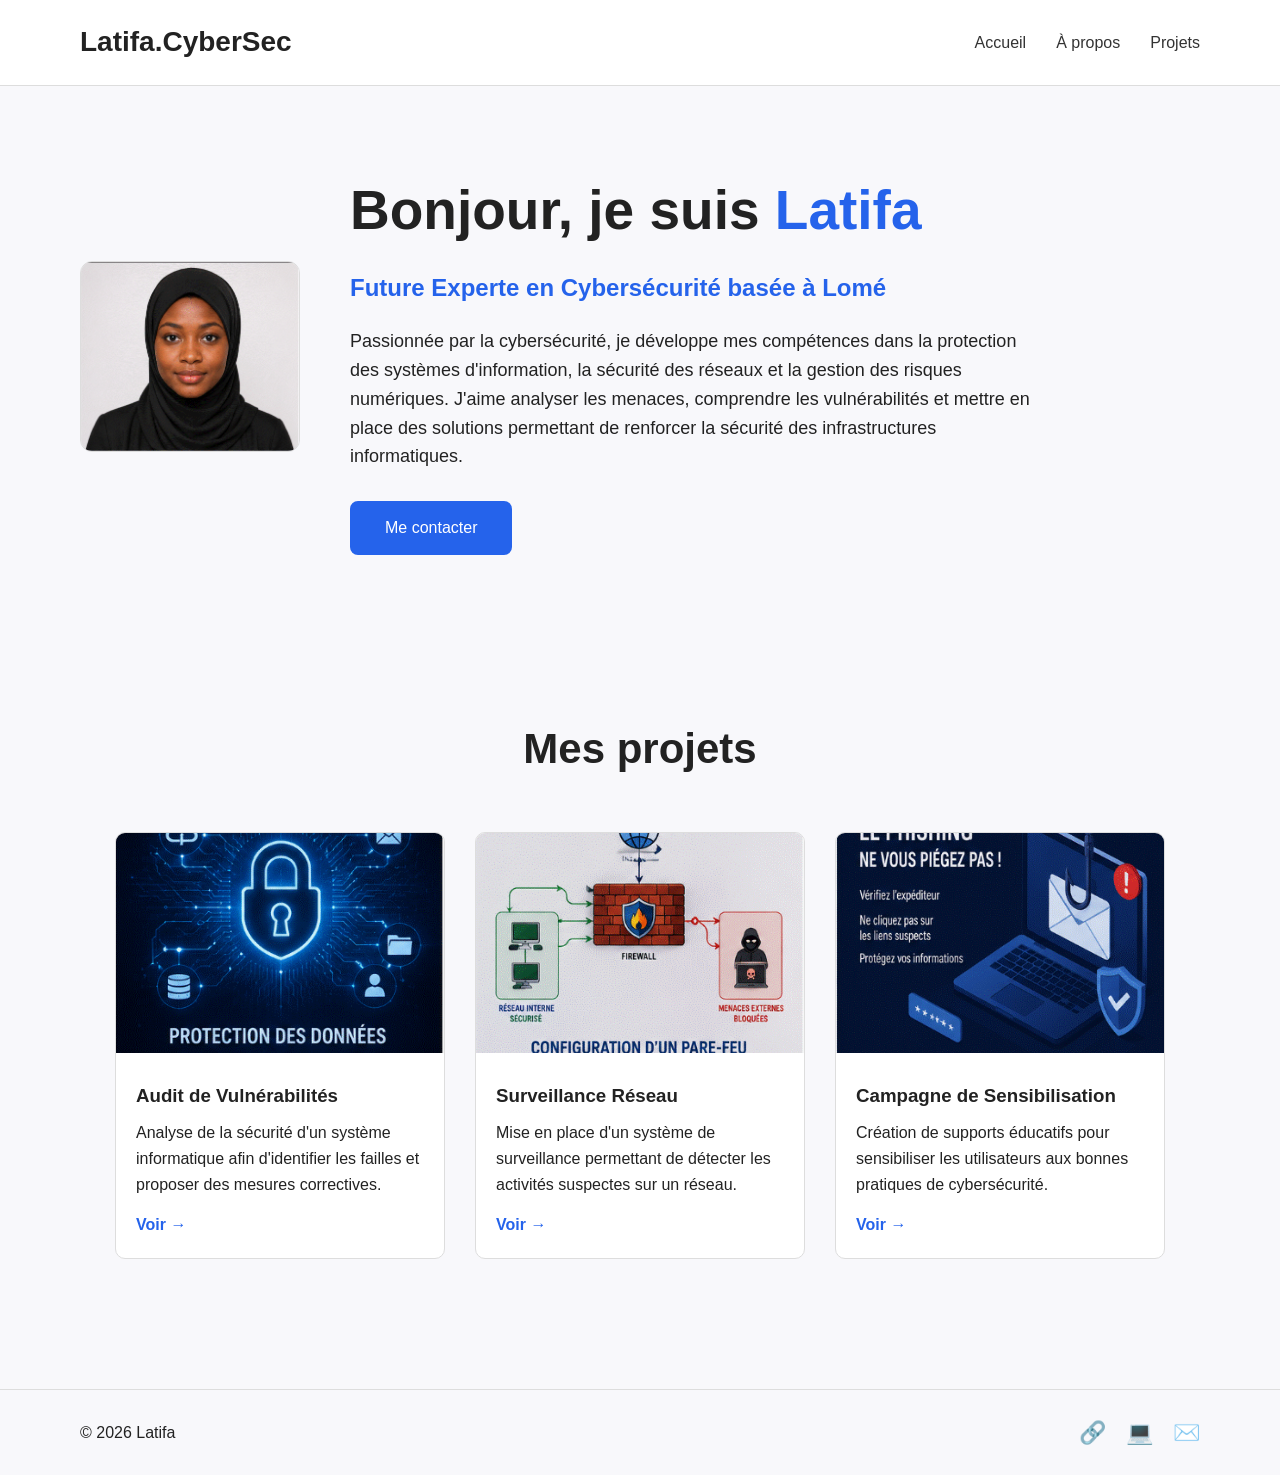
<file: index.html>
<!DOCTYPE html>
<html lang="fr">
<head>
    <meta charset="UTF-8">
    <meta name="viewport" content="width=device-width, initial-scale=1.0">
    <title>Mon Portfolio</title>
    <link rel="stylesheet" href="style.css">
</head>
<body>

    <!-- ===== HEADER ===== -->
    <header>
        <div class="logo">Latifa.CyberSec</div>

        <nav>
            <ul>
                <li><a href="#accueil">Accueil</a></li>
                <li><a href="#apropos">À propos</a></li>
                <li><a href="#projets">Projets</a></li>
            </ul>
        </nav>
    </header>

    <!-- ===== SECTION ACCUEIL ===== -->
    <section id="accueil" class="hero">

        <div class="photo">
            <img src="images/image.gif" alt="Ma photo">
        </div>

        <div class="hero-text">
           <h1>Bonjour, je suis <span>Latifa</span></h1>

            <h2>Future Experte en Cybersécurité basée à Lomé</h2>

            <p>
                Passionnée par la cybersécurité, je développe mes compétences dans
                la protection des systèmes d'information, la sécurité des réseaux
                et la gestion des risques numériques. J'aime analyser les menaces,
                comprendre les vulnérabilités et mettre en place des solutions
                permettant de renforcer la sécurité des infrastructures informatiques.
            </p>

            <a href="#contact" class="btn">
                Me contacter
            </a>
        </div>

    </section>

    <!-- ===== PROJETS ===== -->
    <section id="projets">

        <h2 class="titre-section">Mes projets</h2>

        <div class="projets-container">

            <!-- Projet 1 -->
            <div class="carte">
                <img src="images/image1.gif" alt="Analyse de vulnérabilités">

                <div class="contenu">
                    <h3>Audit de Vulnérabilités</h3>

                    <p>
                        Analyse de la sécurité d'un système informatique afin
                        d'identifier les failles et proposer des mesures correctives.
                    </p>

                <a href="#">Voir →</a>
                </div>
            </div>

            <!-- Projet 2 -->
            <div class="carte">
                <img src="images/image2.gif" alt="Surveillance réseau">

                <div class="contenu">
                    <h3>Surveillance Réseau</h3>

                    <p>
                        Mise en place d'un système de surveillance permettant
                        de détecter les activités suspectes sur un réseau.
                    </p>

                    <a href="#">Voir →</a>
                </div>
            </div>

            <!-- Projet 3 -->
            <div class="carte">
                <img src="images/image3.gif" alt="Sensibilisation cybersécurité">

                <div class="contenu">
                    <h3>Campagne de Sensibilisation</h3>

                    <p>
                        Création de supports éducatifs pour sensibiliser les
                        utilisateurs aux bonnes pratiques de cybersécurité.
                    </p>

                    <a href="#">Voir →</a>
                </div>
            </div>

        </div>

    </section>

        </div>

    </section>

    <!-- ===== FOOTER ===== -->
    <footer>

        <p>© 2026 Latifa</p>

        <div class="socials">
            <a href="#">🔗</a>
            <a href="#">💻</a>
            <a href="#">✉️</a>
        </div>

    </footer>

    <script src="script.js"></script>

</body>
</html>
</file>
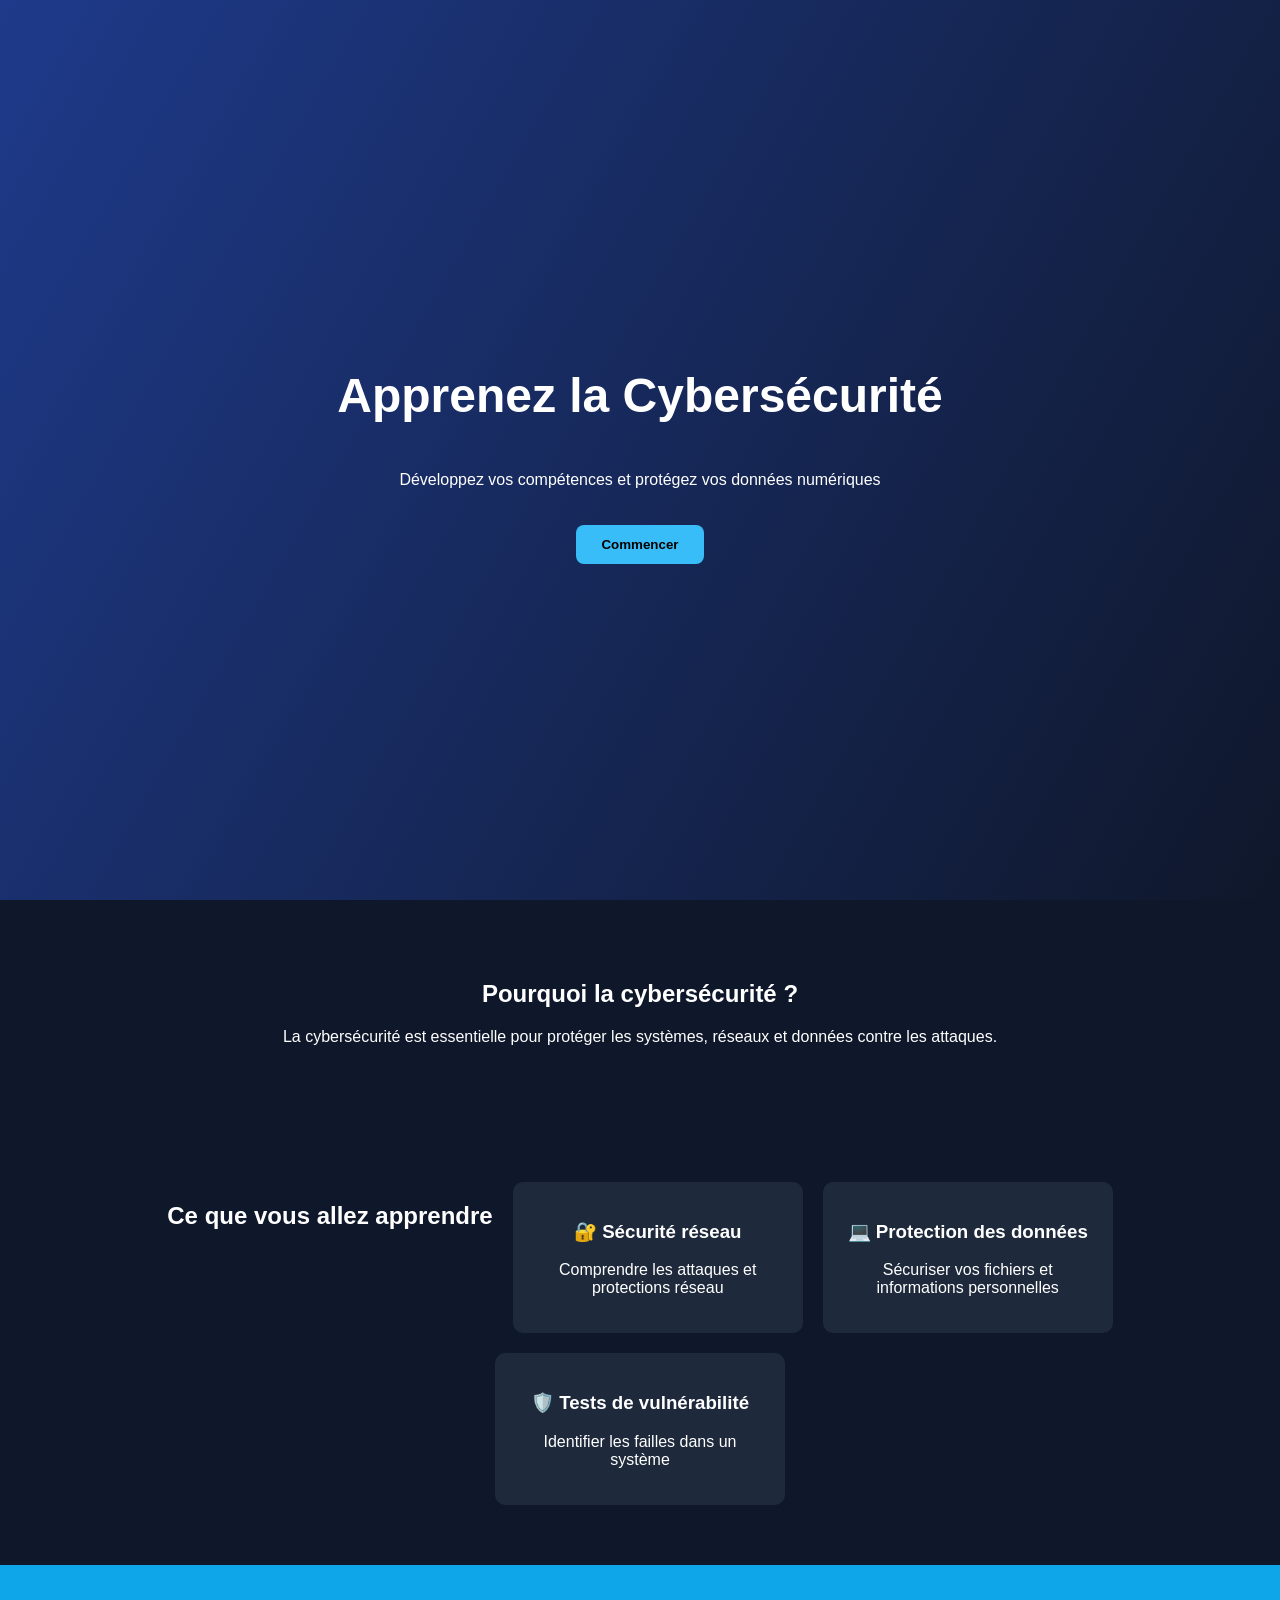
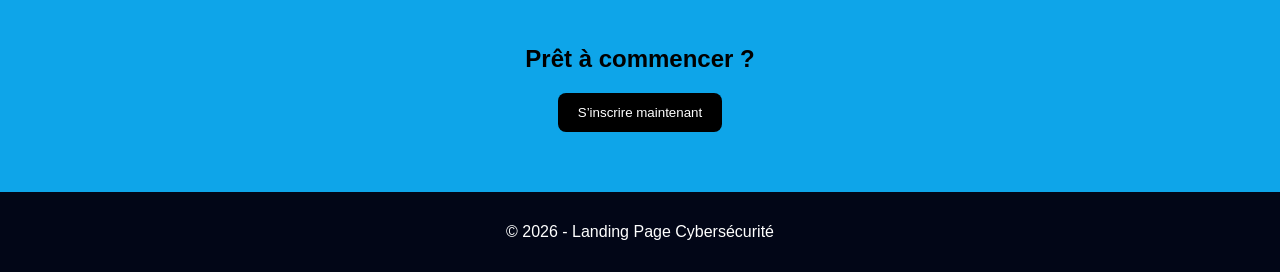
<file: Landing_Page.html>
<!DOCTYPE html>
<html lang="fr">
<head>
    <meta charset="UTF-8">
    <meta name="viewport" content="width=device-width, initial-scale=1.0">
    <title>Landing Page - Cybersécurité</title>
    <link rel="stylesheet" href="Landing_Page.css">
</head>

<body>

<header class="hero">
    <h1>Apprenez la Cybersécurité</h1>
    <p>Développez vos compétences et protégez vos données numériques</p>
    <button onclick="scrollToSection()">Commencer</button>
</header>

<section id="about">
    <h2>Pourquoi la cybersécurité ?</h2>
    <p>
        La cybersécurité est essentielle pour protéger les systèmes, réseaux et données contre les attaques.
    </p>
</section>

<section class="features">
    <h2>Ce que vous allez apprendre</h2>

    <div class="box">
        <h3>🔐 Sécurité réseau</h3>
        <p>Comprendre les attaques et protections réseau</p>
    </div>

    <div class="box">
        <h3>💻 Protection des données</h3>
        <p>Sécuriser vos fichiers et informations personnelles</p>
    </div>

    <div class="box">
        <h3>🛡️ Tests de vulnérabilité</h3>
        <p>Identifier les failles dans un système</p>
    </div>
</section>

<section class="cta">
    <h2>Prêt à commencer ?</h2>
    <button onclick="alert('Merci pour votre intérêt !')">
        S’inscrire maintenant
    </button>
</section>

<footer>
    <p>© 2026 - Landing Page Cybersécurité</p>
</footer>

<script src="Landing_Page.js"></script>
</body>
</html>
</file>
<file: style.css>
/* ===== RESET ===== */

*{
    margin:0;
    padding:0;
    box-sizing:border-box;
}

body{
    font-family:Arial, Helvetica, sans-serif;
    background:#f8f8fb;
    color:#222;
    line-height:1.6;
}

/* ===== HEADER ===== */

header{
    display:flex;
    justify-content:space-between;
    align-items:center;

    padding:20px 80px;
    background:white;

    border-bottom:1px solid #ddd;

    position:sticky;
    top:0;
}

.logo{
    font-size:28px;
    font-weight:bold;
}

nav ul{
    display:flex;
    list-style:none;
    gap:30px;
}

nav a{
    text-decoration:none;
    color:#333;
    font-weight:500;
}

nav a:hover{
    color:#2563eb;
}

/* ===== HERO ===== */

.hero{
    display:flex;
    align-items:center;
    gap:50px;

    padding:80px;
}

.photo img{
    width:220px;
    border-radius:12px;
    border:1px solid #ddd;
}

.hero-text{
    max-width:700px;
}

.hero-text h1{
    font-size:55px;
    margin-bottom:15px;
}

.hero-text span{
    color:#2563eb;
}

.hero-text h2{
    color:#2563eb;
    margin-bottom:20px;
}

.hero-text p{
    margin-bottom:30px;
    font-size:18px;
}

.btn{
    display:inline-block;
    text-decoration:none;

    background:#2563eb;
    color:white;

    padding:14px 35px;
    border-radius:8px;

    transition:0.3s;
}

.btn:hover{
    background:#1748b6;
}

/* ===== TITRES ===== */

.titre-section{
    text-align:center;
    margin-bottom:50px;
    font-size:42px;
}

/* ===== PROJETS ===== */

#projets{
    padding:80px;
}

.projets-container{
    display:flex;
    justify-content:center;
    gap:30px;
    flex-wrap:wrap;
}

.carte{
    width:330px;
    background:white;

    border:1px solid #ddd;
    border-radius:10px;

    overflow:hidden;

    transition:0.3s;
}

.carte:hover{
    transform:translateY(-8px);
}

.carte img{
    width:100%;
    height:220px;
    object-fit:cover;
}

.contenu{
    padding:20px;
}

.contenu h3{
    margin-bottom:10px;
}

.contenu p{
    margin-bottom:15px;
}

.contenu a{
    text-decoration:none;
    color:#2563eb;
    font-weight:bold;
}

/* ===== CONTACT ===== */

#contact{
    padding:80px;
}

form{
    max-width:700px;
    margin:auto;

    display:flex;
    flex-direction:column;
    gap:20px;
}

input,
textarea{
    padding:15px;
    border:1px solid #ccc;
    border-radius:8px;
    font-size:16px;
}

button{
    padding:15px;
    background:#2563eb;
    color:white;
    border:none;
    border-radius:8px;
    cursor:pointer;
}

button:hover{
    background:#1748b6;
}

/* ===== FOOTER ===== */

footer{
    margin-top:50px;

    display:flex;
    justify-content:space-between;
    align-items:center;

    padding:25px 80px;

    border-top:1px solid #ddd;
}

.socials{
    display:flex;
    gap:20px;
}

.socials a{
    text-decoration:none;
    font-size:22px;
}

/* ===== RESPONSIVE ===== */

@media(max-width:768px){

    header{
        flex-direction:column;
        gap:20px;
        padding:20px;
    }

    .hero{
        flex-direction:column;
        text-align:center;
        padding:40px;
    }

    .hero-text h1{
        font-size:40px;
    }

    footer{
        flex-direction:column;
        gap:20px;
    }
}
</file>
<file: Landing_Page.css>
body {
    margin: 0;
    font-family: Arial, sans-serif;
    background: #0f172a;
    color: white;
}

/* HERO */
.hero {
    height: 100vh;
    display: flex;
    flex-direction: column;
    justify-content: center;
    align-items: center;
    text-align: center;
    background: linear-gradient(120deg, #1e3a8a, #0f172a);
}

.hero h1 {
    font-size: 3em;
}

.hero button {
    padding: 12px 25px;
    margin-top: 20px;
    border: none;
    background: #38bdf8;
    color: black;
    font-weight: bold;
    cursor: pointer;
    border-radius: 8px;
}

/* SECTIONS */
section {
    padding: 60px 20px;
    text-align: center;
}

.features {
    display: flex;
    justify-content: center;
    gap: 20px;
    flex-wrap: wrap;
}

.box {
    background: #1e293b;
    padding: 20px;
    width: 250px;
    border-radius: 10px;
}

/* CTA */
.cta {
    background: #0ea5e9;
    color: black;
}

.cta button {
    padding: 12px 20px;
    border: none;
    cursor: pointer;
    background: black;
    color: white;
    border-radius: 8px;
}

/* FOOTER */
footer {
    background: #020617;
    text-align: center;
    padding: 15px;
}
</file>
